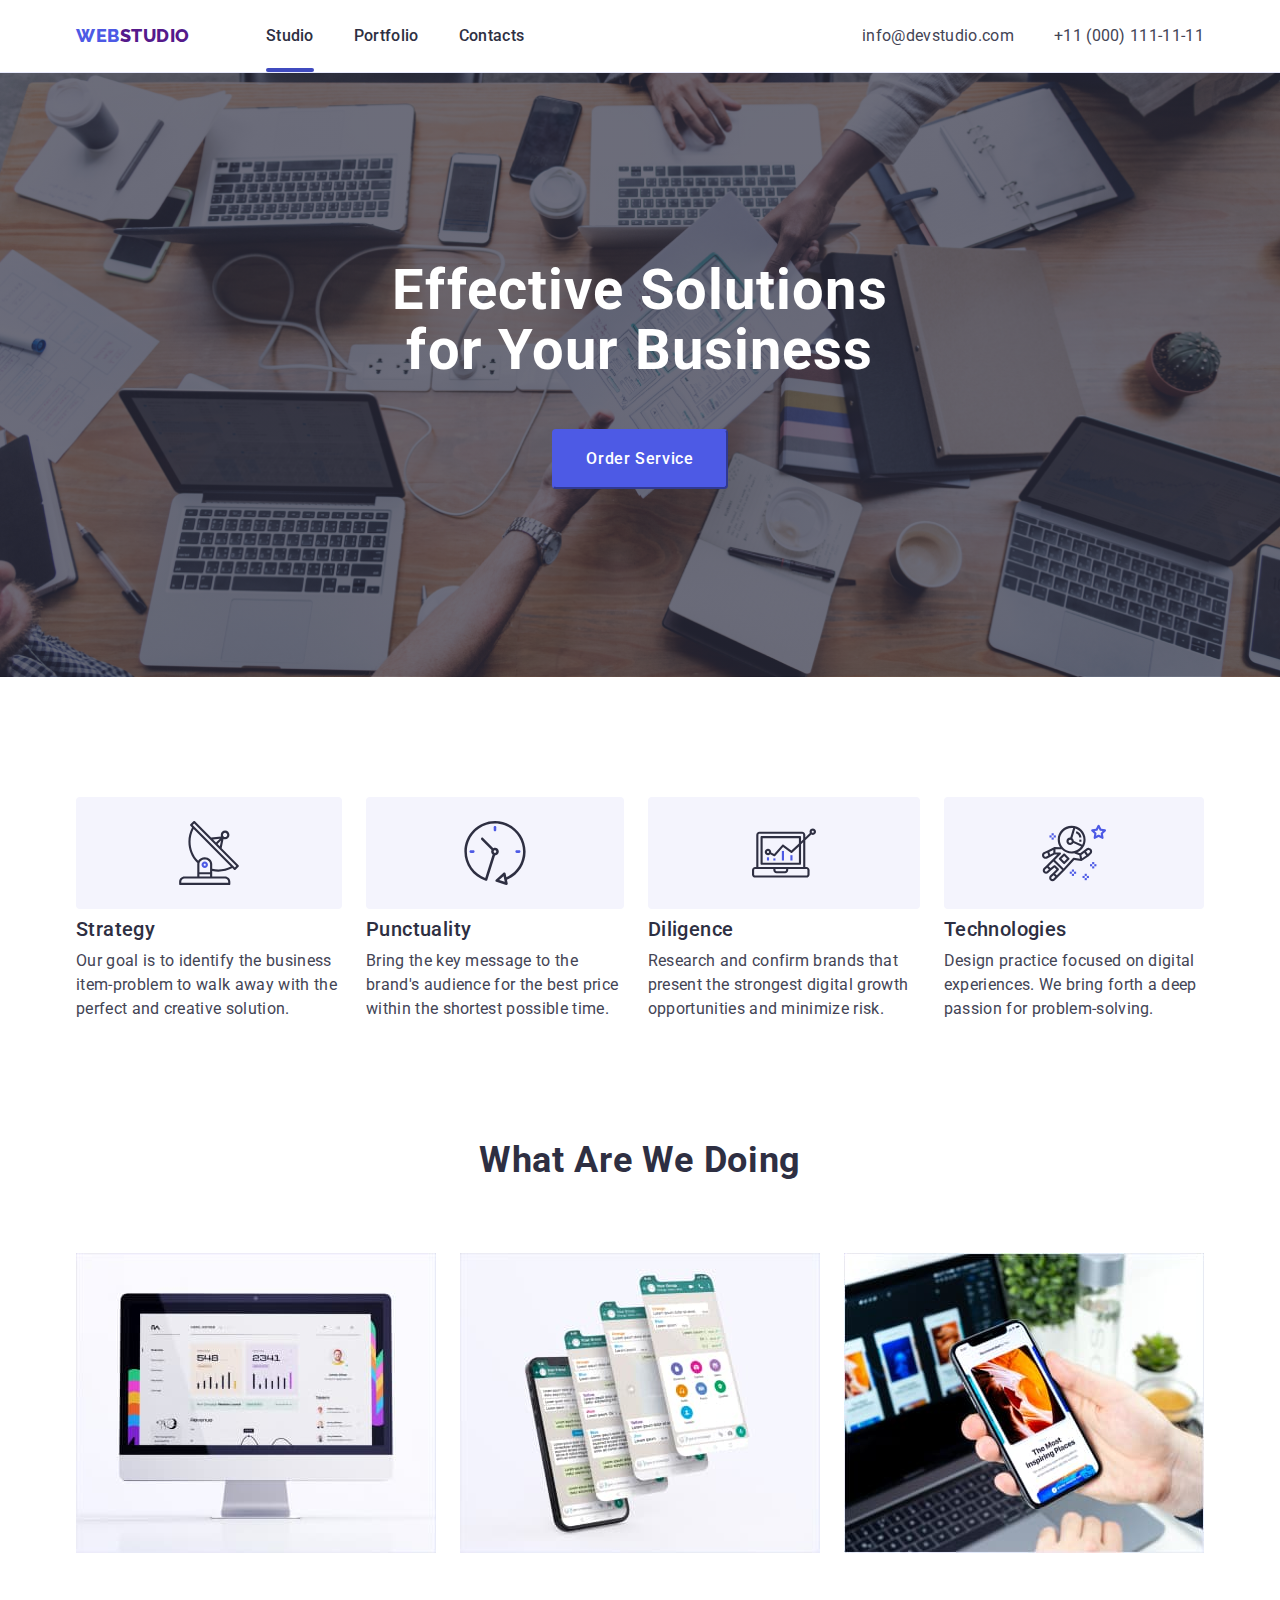
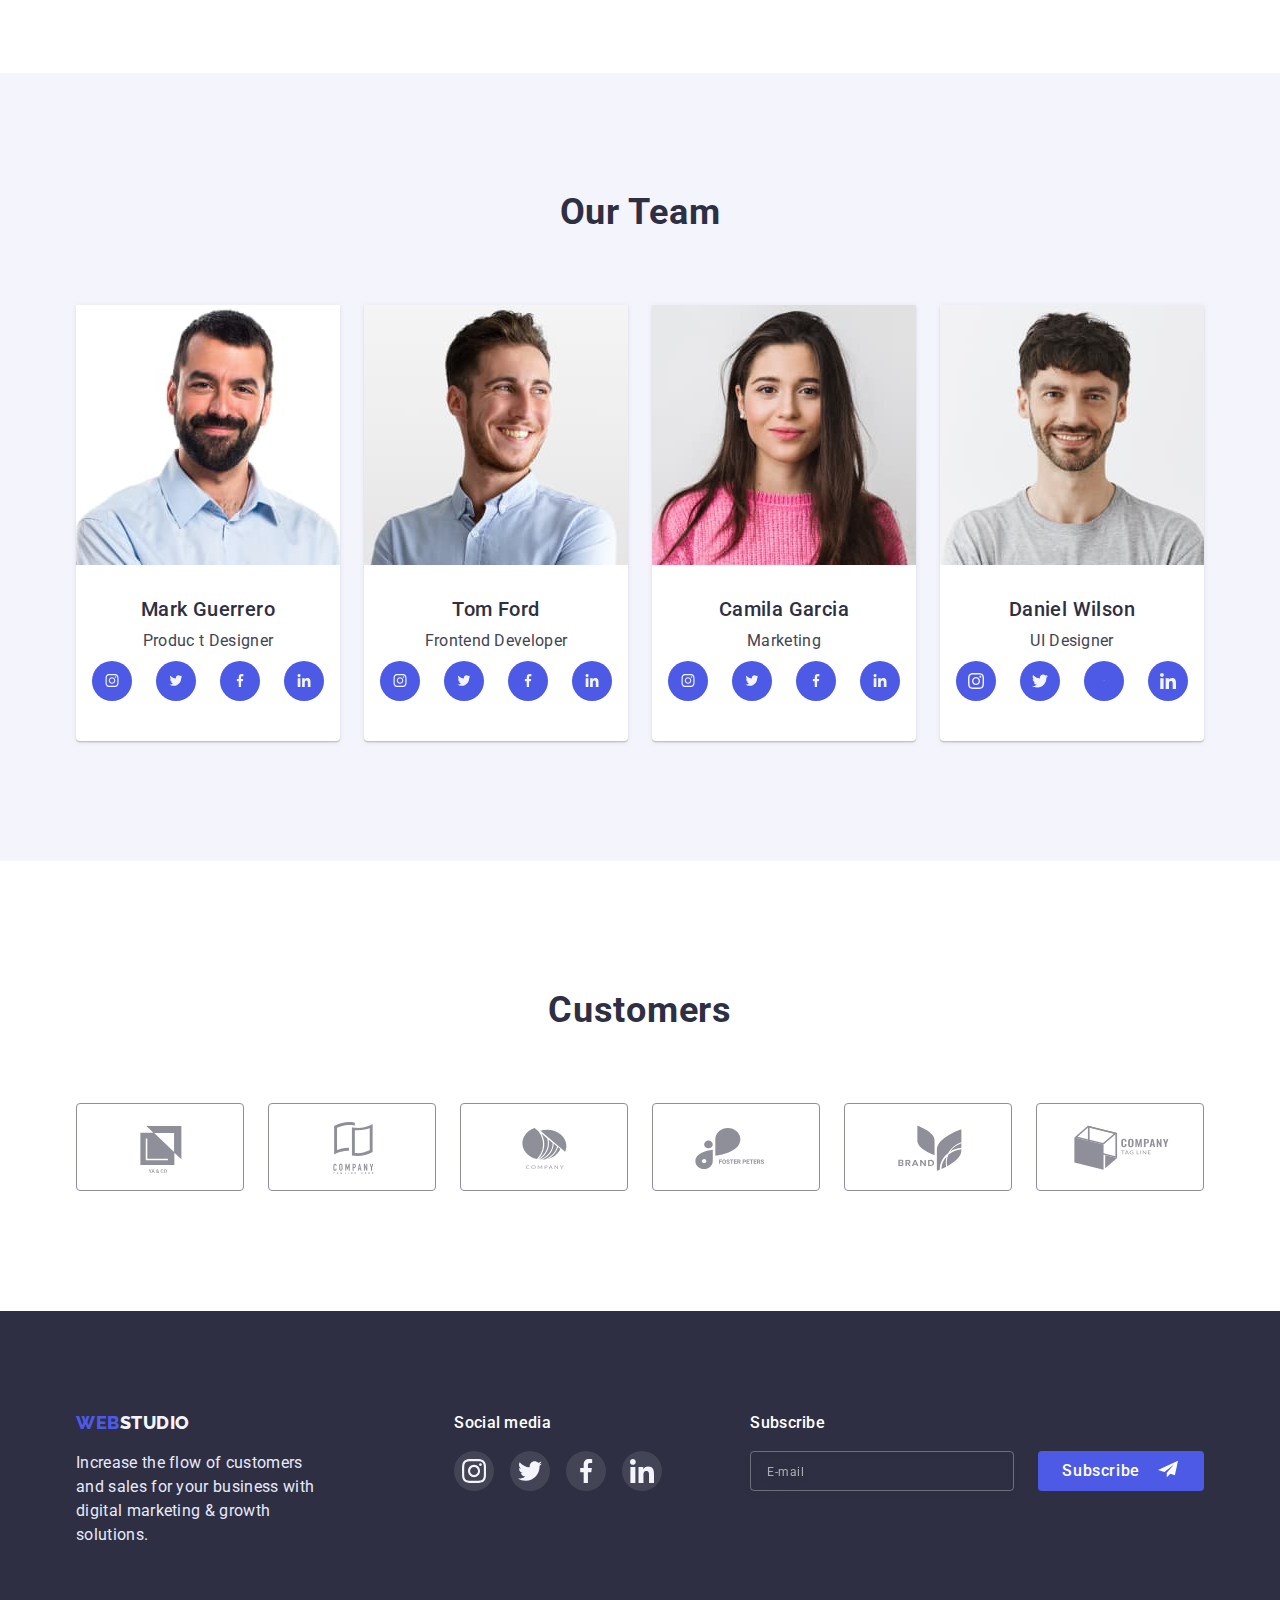
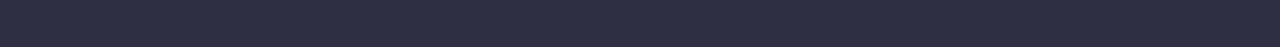
<file: index.html>
<!DOCTYPE html>
<html lang="en">
<head>
    <meta charset="UTF-8">
    <meta http-equiv="X-UA-Compatible" content="IE=edge">
    <meta name="viewport" content="width=device-width, initial-scale=1.0">
    <title> Main Page</title>
    <link
    rel="stylesheet"
    href="https://cdnjs.cloudflare.com/ajax/libs/animate.css/4.1.1/animate.min.css"
  />
    <link rel="stylesheet" href="https://cdn.jsdelivr.net/npm/modern-normalize@1.1.0/modern-normalize.min.css">
    <link rel="stylesheet" href="./css/style.css">
     <link rel="preconnect" href="https://fonts.googleapis.com">
    <link rel="preconnect" href="https://fonts.gstatic.com" crossorigin>
    <link href="https://fonts.googleapis.com/css2?family=Raleway:wght@800&family=Roboto:wght@400;500;700;900&display=swap" rel="stylesheet">
</head>
<body>
    <header class="header">
        <div class="container">
            <a class="header-link link" href = ""> <span class="span">WEB</span>STUDIO</a>
        <nav class="header-nav">
            <ul class="header-nav-list">
                <li class="header-nav-item"><a class="header-nav-item-link link current " href = "./index.html">Studio</a></li>
                <li class="header-nav-item"><a class="header-nav-item-link link " href = "./portfolio.html">Portfolio</a></li>
                <li class="header-nav-item"><a class="header-nav-item-link link" href = "">Contacts</a></li>
             </ul>
        </nav> 
        <a class="header-adress link " href="" target="_blank" rel = "noopener noreferrer nofollow" class="header-">info@devstudio.com</a>    
        <a class="header-tel link" href="tel:+110001111111" class="header-">+11 (000) 111-11-11</a>
        </div>
    </header>

    <main >
        <section class="hero">
            <div class="container">
                <h1 class="hero-text">Effective Solutions
                    for Your Business</h1>
                    <button class="hero-button button" type="button" data-modal-open>Order Service</button>
            </div>
        </section>
            
        <section class="section">
            <div class="container">
                <ul class="section-list">
                    <li class="section-item">
                        <a href="" class="section-icon-link">
                            <svg class="section-icon" width="64" height="64">
                                <use href="./images/icon.svg#icon-antenna"></use>
                            </svg></a>
                        <h3 class="section-item-text">Strategy</h3>
                        <p class="section-item-parag">Our goal is to identify the business item-problem to walk away with the perfect and creative solution. </p>
                    </li>
                    <li class="section-item">
                        <a href="" class="section-icon-link">
                            <svg class="section-icon" width="64" height="64">
                                <use href="./images/icon.svg#icon-clock"></use>
                            </svg></a>
                        <h3 class="section-item-text">Punctuality</h3>
                        <p class="section-item-parag">Bring the key message to the brand's audience for the best price within the shortest possible time.</p></li>
                    <li class="section-item">
                        <a href="" class="section-icon-link">
                            <svg class="section-icon" width="64" height="64">
                                <use href="./images/icon.svg#icon-diagram"></use>
                            </svg></a>
                        <h3 class="section-item-text">Diligence</h3>
                        <p class="section-item-parag">Research and confirm brands that present the strongest digital growth opportunities and minimize risk.</p></li>
                    <li class="section-item">
                        <a href="" class="section-icon-link">
                            <svg class="section-icon" width="64" height="64">
                                <use href="./images/icon.svg#icon-astronaut"></use>
                            </svg></a>
                        <h3 class="section-item-text">Technologies</h3>
                        <p class="section-item-parag">Design practice focused on digital experiences. We bring forth a deep passion for problem-solving.</p></li>
                  </ul>
            </div>
        </section>

        <section class="sec">
          <div class="container">
            <h2 class="sec-text">What are we doing</h2>
          <ul class="sec-list">
            <li class="sec-item"><img src="./images1/img1.jpg" alt="Comp" width="360" height="300"/>
            </li>
            <li class="sec-item"><img src="./images1/img2.jpg" alt="doing" width="360" height="300"/>
            </li>
            <li class="sec-item"><img src="./images1/img3.jpg" alt="phone" width="360" height="300"/>
            </li>
          </ul>
          </div>
        </section>
        <section class="team">
            <div class="container team-container">
                <h2 class="team-text">Our Team</h2>
            <ul class="team-list">
                <li class="team-item">
                    <img src="./images1/img4.jpg" alt="Mark Guerrero" width="264" height="260" />
                    <div class="team-item-txt">
                        <h3 class="team-item-text">Mark Guerrero</h3>
                    <p class="team-item-paragraph">Produc t Designer</p>
                    <ul class="team-icon-list">
                        <li class="team-icon-item">
                            <a href="" class="team-icon-link">
                                <svg class="team-icon" width="16" height="13">
                                    <use href="./images/icon.svg#icon-instagram"></use>
                                </svg>
                            </a></li>
                        <li class="team-icon-item">
                            <a href="" class="team-icon-link">
                                <svg class="team-icon" width="16" height="13">
                                    <use href="./images/icon.svg#icon-twitter"></use>
                                </svg>
                            </a></li>
                        <li class="team-icon-item">
                            <a href="" class="team-icon-link" >
                                <svg class="team-icon" width="16" height="13">
                                    <use href="./images/icon.svg#icon-facebook"></use>
                                </svg>
                            </a></li>
                        <li class="team-icon-item">
                            <a href="" class="team-icon-link">
                                <svg class="team-icon" width="16" height="13">
                                    <use href="./images/icon.svg#icon-linkedin-1"></use>
                                </svg>
                            </a></li>
                    </ul>
                    </div>
                </li>
                <li class="team-item">
                    <img src="./images1/img5.jpg" alt="Tom Ford" width="264" height="260" />
                    <div class="team-item-txt">
                        <h3 class="team-item-text">Tom Ford</h3>
                    <p class="team-item-paragraph">Frontend  Developer</p>
                    <ul class="team-icon-list">
                        <li class="team-icon-item">
                            <a href="" class="team-icon-link">
                                <svg class="team-icon" width="16" height="13">
                                    <use href="./images/icon.svg#icon-instagram"></use>
                                </svg>
                            </a></li>
                        <li class="team-icon-item">
                            <a href="" class="team-icon-link">
                                <svg class="team-icon" width="16" height="13">
                                    <use href="./images/icon.svg#icon-twitter"></use>
                                </svg>
                            </a></li>
                        <li class="team-icon-item">
                            <a href="" class="team-icon-link" >
                                <svg class="team-icon" width="16" height="13">
                                    <use href="./images/icon.svg#icon-facebook"></use>
                                </svg>
                            </a></li>
                        <li class="team-icon-item">
                            <a href="" class="team-icon-link">
                                <svg class="team-icon" width="16" height="13">
                                    <use href="./images/icon.svg#icon-linkedin-1"></use>
                                </svg>
                            </a></li>
                    </ul>
                    </div>
                </li>
                <li class="team-item">
                    <img src="./images1/img6.jpg" alt="Camila Garcia" width="264" height="260" />
                    <div class="team-item-txt">
                        <h3 class="team-item-text">Camila Garcia</h3>
                    <p class="team-item-paragraph" >Marketing</p>
                    <ul class="team-icon-list">
                        <li class="team-icon-item">
                            <a href="" class="team-icon-link">
                                <svg class="team-icon" width="16" height="13">
                                    <use href="./images/icon.svg#icon-instagram"></use>
                                </svg>
                            </a></li>
                        <li class="team-icon-item">
                            <a href="" class="team-icon-link">
                                <svg class="team-icon" width="16" height="13">
                                    <use href="./images/icon.svg#icon-twitter"></use>
                                </svg>
                            </a></li>
                        <li class="team-icon-item">
                            <a href="" class="team-icon-link" >
                                <svg class="team-icon" width="16" height="13">
                                    <use href="./images/icon.svg#icon-facebook"></use>
                                </svg>
                            </a></li>
                        <li class="team-icon-item">
                            <a href="" class="team-icon-link">
                                <svg class="team-icon" width="16" height="13">
                                    <use href="./images/icon.svg#icon-linkedin-1"></use>
                                </svg>
                            </a></li>
                    </ul>
                    </div>
                </li>
                <li class="team-item">
                    <img src="./images1/img7.jpg" alt="Daniel Wilson" width="264" height="260" />
                    <div class="team-item-txt">
                        <h3 class="team-item-text">Daniel Wilson</h3>
                    <p class="team-item-paragraph">UI Designer</p>
                    <ul class="team-icon-list">
                        <li class="team-icon-item">
                            <a href="" class="team-icon-link">
                                <svg class="team-icon" width="16" height="16">
                                    <use href="./images/icon.svg#icon-instagram"></use>
                                </svg>
                            </a></li>
                        <li class="team-icon-item">
                            <a href="" class="team-icon-link">
                                <svg class="team-icon" width="16" height="16">
                                    <use href="./images/icon.svg#icon-twitter"></use>
                                </svg>
                            </a></li>
                        <li class="team-icon-item">
                            <a href="" class="team-icon-link" >
                                <svg class="team-icon" width="16" height="1">
                                    <use href="./images/icon.svg#icon-facebook"></use>
                                </svg>
                            </a></li>
                        <li class="team-icon-item">
                            <a href="" class="team-icon-link">
                                <svg class="team-icon" width="16" height="16">
                                    <use href="./images/icon.svg#icon-linkedin-1"></use>
                                </svg>
                            </a></li>
                    </ul>
                    </div>
                </li>
            </ul>
            </div>
        </section>
        <section class="cust">
            <div class="container">
                <h2 class="cust-text">customers</h2>
                <ul class="cust-list">
                    <li class="cust-item">
                        <a href="" class="cust-link">
                            <svg class="cust-icon" width="104" height="56">
                                <use href="./images/icon.svg#icon-Logo1"></use>
                            </svg>
                        </a></li>
                    <li class="cust-item">
                        <a href="" class="cust-link">
                            <svg class="cust-icon" width="104" height="56">
                                <use href="./images/icon.svg#icon-Logo2"></use>
                            </svg>
                        </a></li>
                    <li class="cust-item">
                        <a href="" class="cust-link">
                            <svg class="cust-icon" width="104" height="56">
                                <use href="./images/icon.svg#icon-Logo3"></use>
                            </svg>
                        </a></li>
                    <li class="cust-item">
                        <a href="" class="cust-link">
                            <svg class="cust-icon" width="104" height="56">
                                <use href="./images/icon.svg#icon-Logo4"></use>
                            </svg>
                        </a></li>
                    <li class="cust-item">
                        <a href="" class="cust-link">
                            <svg class="cust-icon" width="104" height="56">
                                <use href="./images/icon.svg#icon-Logo5"></use>
                            </svg>
                        </a></li>
                    <li class="cust-item">
                        <a href="" class="cust-link">
                            <svg class="cust-icon" width="104" height="56">
                                <use href="./images/icon.svg#icon-Logo6"></use>
                            </svg>
                        </a></li>
                </ul>

            </div>
        </section>
    </main>
    <footer class="footer">
        <div class="container"> 
           <div class="footer-right">
            <a class="footer-link link" href = ""> <span class="span">WEB</span>STUDIO</a>
            <p class="footer-text">Increase the flow of customers and sales for your business with digital marketing & growth solutions.</p>
           </div>
            <div class="footer-i">
                <h3 class="footer-txt">Social media</h3>
                <ul class="footer-list">
                    <li class="footer-item">
                        <a href="" class="footer-icon-link">
                            <svg class="footer-icon" width="24" height="24">
                                <use href="./images/icon.svg#icon-instagram"></use>
                            </svg>
                        </a></li>
                    <li class="footer-item">
                        <a href="" class="footer-icon-link">
                            <svg class="footer-icon" width="24" height="24">
                                <use href="./images/icon.svg#icon-twitter"></use>
                            </svg>
                        </a></li>
                    <li class="footer-item">
                        <a href="" class="footer-icon-link" >
                            <svg class="footer-icon" width="24" height="24">
                                <use href="./images/icon.svg#icon-facebook"></use>
                            </svg>
                        </a></li>
                    <li class="footer-item">
                        <a href="" class="footer-icon-link">
                            <svg class="footer-icon" width="24" height="24">
                                <use href="./images/icon.svg#icon-linkedin-1"></use>
                            </svg>
                        </a></li>
                </ul>
            </div>
            <div class="footer-sub">
                <p class="footer-txt">Subscribe</p>
                <form class="footer-form">
                <input type="email" name="user_email" class="footer-input" 
                        placeholder="E-mail" required/>
                <button type="button" class="footer-input-button">
                    Subscribe
                <a href="" class="footer-input-icon">
                    <svg class='f-i-icon' width="24" height="20">
                        <use href="./images/icon.svg#icon-Frame"></use>
                    </svg>
                </a></button>
            </form>
            </div>
       </div>
        
    </footer>
    <div class="backdrop is-hidden" data-modal>
        <div class="modal">
            <button type="button" class="modal-close" data-modal-close>
                <svg class="modal-icon" width="8" height="8">
                    <use href="./images/icon.svg#icon-close-black"></use>
                </svg>
            </button>
            <form class="modal-form">
                <p class="modal-txt">Leave your contacts and we will call you back</p>

                <label class="modal-label">
                    <span class="modal-span">Name</span>
                    
                    <span class="modal-input-icon">
                        <input type="text"
                        name="user_name"
                        class="modal-input"
                        required
                        pattern="[a-zA-Zа-яА-Я]+"
                        minlength="2"/>
                        <span class="input-icon">
                            <svg class="input-icon-i" width="12" height="12">
                                <use href="./images/icon.svg#icon-person"></use>
                            </svg>
                    </span>
                    </span>
                </label>

                <label class="modal-label">
                    <span class="modal-span">Phone</span>
                    
                    <span class="modal-input-icon">
                        <input type="tel" name="user_tel"class="modal-input" required
                        pattern="[0-9]{3}-[0-9]{3}-[0-9]{2}-[0-9]{2}"
                        title="xxx-xxx-xx-xx"/>
                        <span class="input-icon">
                            <svg class="input-icon-i" width="12" height="12">
                                <use href="./images/icon.svg#icon-phone"></use>
                            </svg>
                        </span>
                    </span>

                </label>
                <label class="modal-label">
                    <span class="modal-span">Email</span>
                    
                    <span class="modal-input-icon">
                        <input type="email" name="user_email" class="modal-input" required/>
                        <span class="input-icon">
                            <svg class="input-icon-i" width="12" height="12" >
                                <use href="./images/icon.svg#icon-email"></use>
                            </svg>
                        </span>
                    </span>
                </label>

                <label class="modal-label">
                    <span class="modal-span">Comment</span>
                    <textarea name="user_comment"
                    class="modal-textarea"
                     placeholder="Text input" ></textarea>
                </label>
                <input id="user-policy" type="checkbox" name="user-policy" class="modal-check visually-hidden" >
                <label for="user-policy" class="modal-policy">
                    I accept the terms and conditions of the&nbsp; <a href="" class="link-policy">Privacy Policy</a>
                </label>
                <button type="submit" class="modal-submit">Send</button>
            </form>
        </div>
    </div>
    <script src="./js/modal.js"></script>
</body>
</html>
</file>
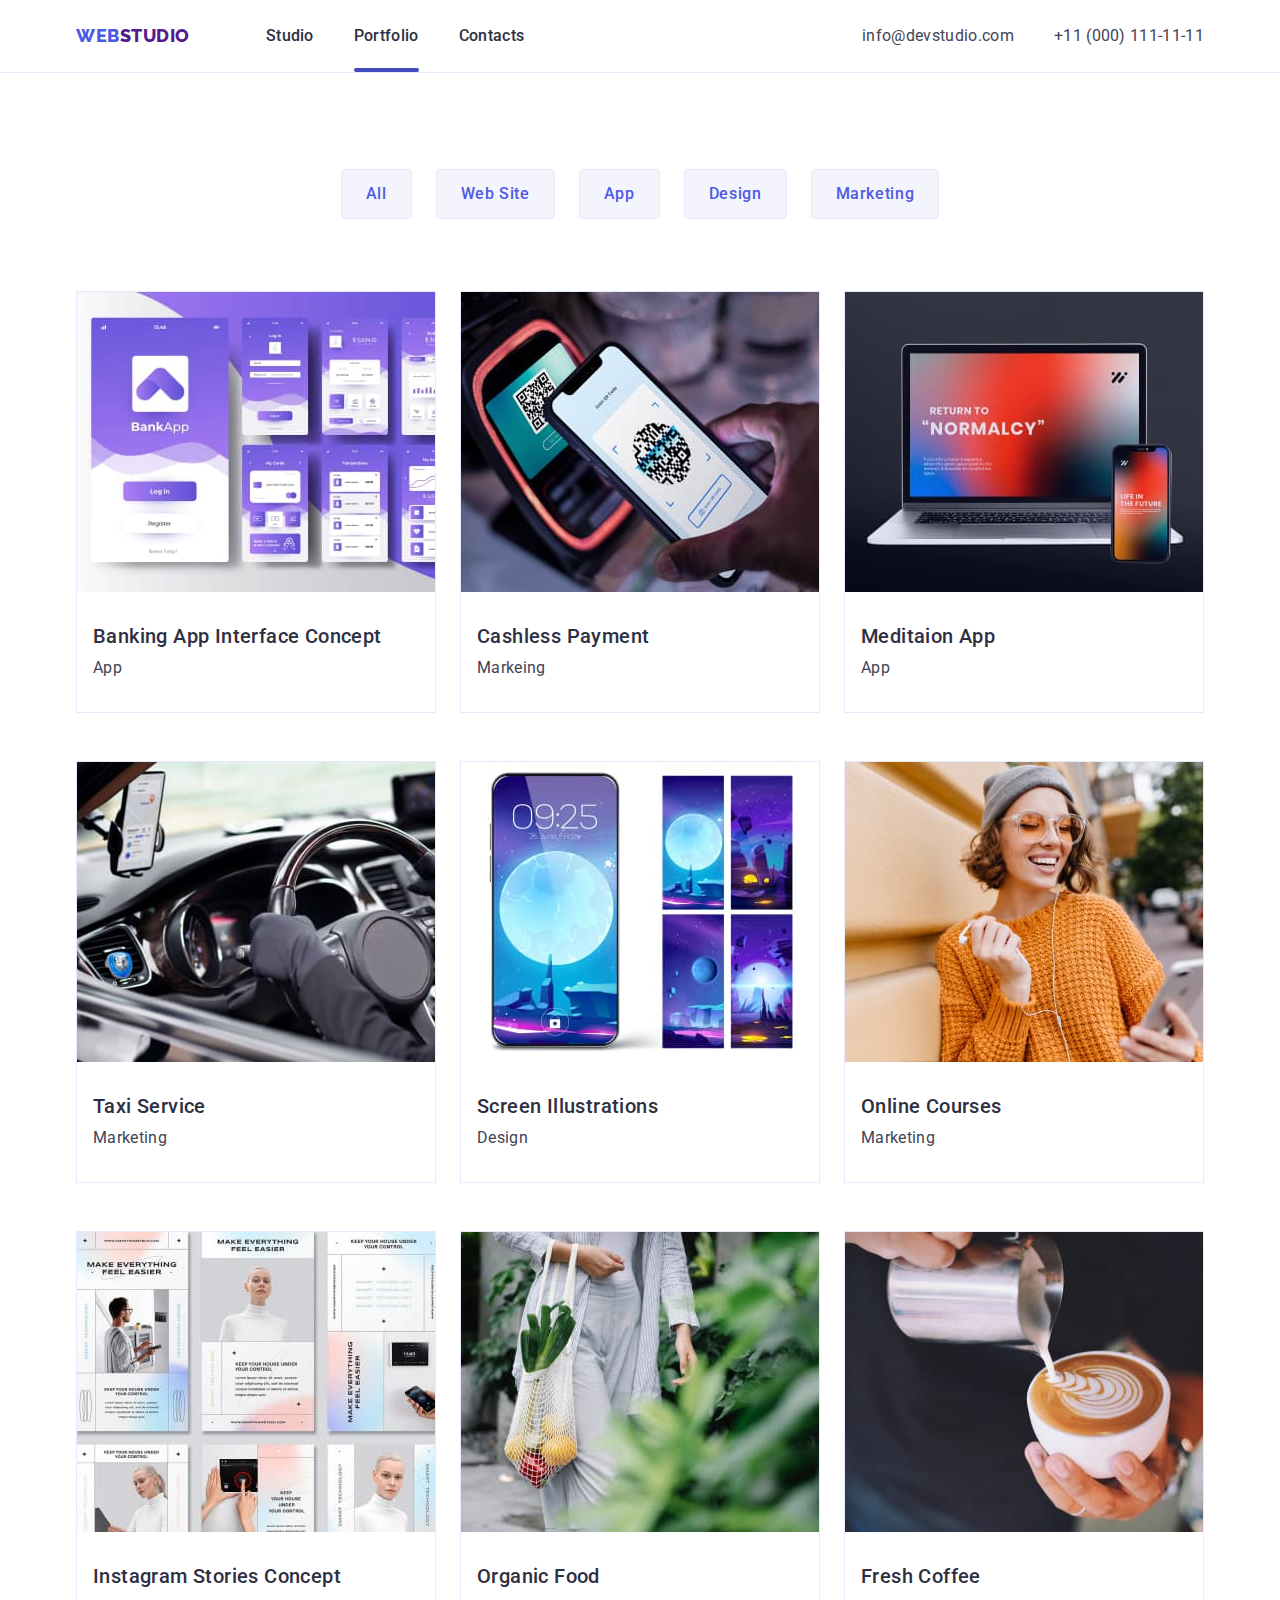
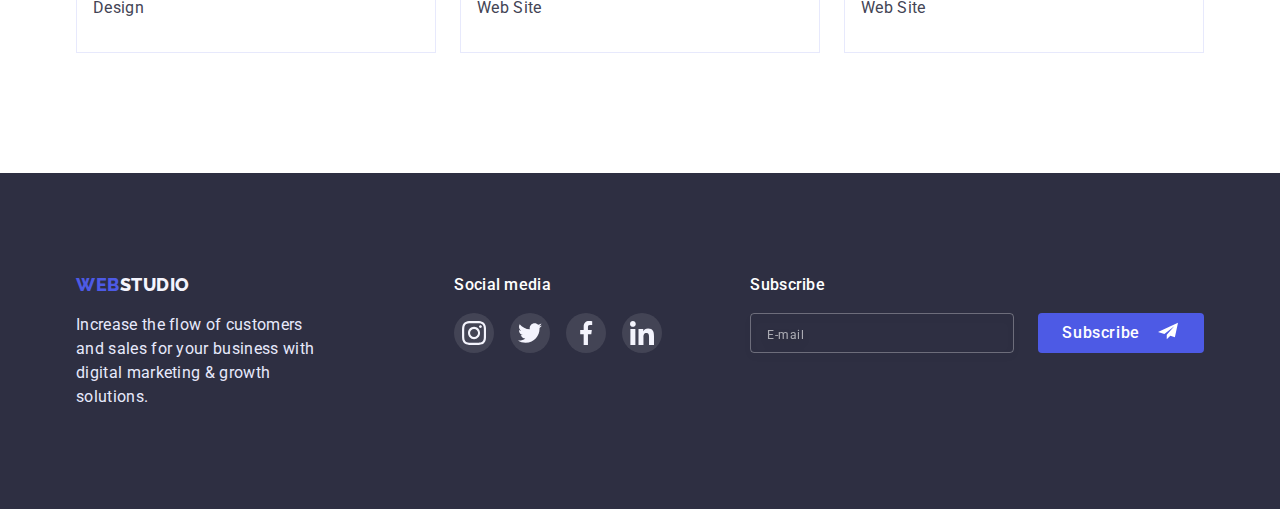
<file: portfolio.html>
<!DOCTYPE html>
<html lang="en">
<head>
    <meta charset="UTF-8">
    <meta http-equiv="X-UA-Compatible" content="IE=edge">
    <meta name="viewport" content="width=device-width, initial-scale=1.0">
    <title>Portfolio</title>
    <link
    rel="stylesheet"
    href="https://cdnjs.cloudflare.com/ajax/libs/animate.css/4.1.1/animate.min.css"
  />
    <link rel="stylesheet" href="https://cdn.jsdelivr.net/npm/modern-normalize@1.1.0/modern-normalize.min.css">
    <link rel="stylesheet" href="./css/style.css">
    <link rel="preconnect" href="https://fonts.googleapis.com">
    <link rel="preconnect" href="https://fonts.gstatic.com" crossorigin>
    <link href="https://fonts.googleapis.com/css2?family=Raleway:wght@800&family=Roboto:wght@400;500;700;900&display=swap" rel="stylesheet">
</head>

<body>

    <header class="header">
        <div class="container">
            <a class="header-link link" href = ""> <span class="span">WEB</span>STUDIO</a>
        <nav class="header-nav">
            <ul class="header-nav-list">
                <li class="header-nav-item"><a class="header-nav-item-link link " href = "./index.html">Studio</a></li>
                <li class="header-nav-item"><a class="header-nav-item-link link current" href = "./portfolio.html">Portfolio</a></li>
                <li class="header-nav-item"><a class="header-nav-item-link link " href = "">Contacts</a></li>
             </ul>
        </nav> 
        <a class="header-adress link " href="" target="_blank" rel = "noopener noreferrer nofollow" class="header-">info@devstudio.com</a>    
        <a class="header-tel link" href="tel:+110001111111" class="header-">+11 (000) 111-11-11</a>
        </div>
    </header>

    <main>
        <section class="sections">
            <div class="container">
                <h1 hidden></h1>
            <ul class="sections-list">
                <li class="sections-item"><button class="sections-button button" type="button">All</button></li>
                <li class="sections-item"><button class="sections-button button" type="button">Web Site</button></li>
                <li class="sections-item"><button class="sections-button button" type="button">App</button></li>
                <li class="sections-item"><button class="sections-button button" type="button">Design</button></li>
                <li class="sections-item"><button class="sections-button button" type="button">Marketing</button></li>
            </ul>
        
            <ul class="sections-list-img">
                <li class="sections-item-img">
                    <div class="sections-owerlay">
                        <img src="./images/img1.jpg" alt="Interface Concept" width="360" height="300"/>
                        <p class="sections-ower-text">
                            14 Stylish and User-Friendly App Design Concepts · Task Manager App · Calorie Tracker App · Exotic Fruit Ecommerce App · Cloud Storage App
                        </p>
                    </div>
                    <div class="sections-txt">
                        <h2 class="sections-item-text">Banking App Interface Concept</h2>
                        <p class="sections-item-paragraph">App</p>
                    </div>
                </li>
                <li class="sections-item-img">
                    <div class="sections-owerlay">
                        <img src="./images/img2.jpg" alt="Cashless Payment" width="360" height="300"/>
                        <p class="sections-ower-text">
                            14 Stylish and User-Friendly App Design Concepts · Task Manager App · Calorie Tracker App · Exotic Fruit Ecommerce App · Cloud Storage App
                        </p>
                    </div>
                    <div class="sections-txt">
                        <h2 class="sections-item-text">Cashless Payment</h2>
                        <p class="sections-item-paragraph">Markeing</p>
                    </div>
                </li>
                <li class="sections-item-img">
                    <div class="sections-owerlay">
                        <img src="./images/img3.jpg" alt="Meditaion App" width="360" height="300"/>
                        <p class="sections-ower-text">
                            14 Stylish and User-Friendly App Design Concepts · Task Manager App · Calorie Tracker App · Exotic Fruit Ecommerce App · Cloud Storage App
                        </p>
                    </div>
                        <div class="sections-txt">
                        <h2 class="sections-item-text">Meditaion App</h2>
                        <p class="sections-item-paragraph">App</p>
                    </div>
                </li>
                <li class="sections-item-img">
                    <div class="sections-owerlay">
                        <img src="./images/img4.jpg" alt="Taxi" width="360" height="300"/>
                        <p class="sections-ower-text">
                            14 Stylish and User-Friendly App Design Concepts · Task Manager App · Calorie Tracker App · Exotic Fruit Ecommerce App · Cloud Storage App
                        </p>
                    </div>
                    <div class="sections-txt">
                        <h2 class="sections-item-text">Taxi Service</h2>
                        <p class="sections-item-paragraph">Marketing</p>
                    </div>
                </li>
                <li class="sections-item-img">
                    <div class="sections-owerlay">
                        <img src="./images/img5.jpg" alt="Screen Illustrations" width="360" height="300"/>
                        <p class="sections-ower-text">
                            14 Stylish and User-Friendly App Design Concepts · Task Manager App · Calorie Tracker App · Exotic Fruit Ecommerce App · Cloud Storage App
                        </p>
                    </div>
                        <div class="sections-txt">
                        <h2 class="sections-item-text">Screen Illustrations</h2>
                         <p class="sections-item-paragraph">Design</p>
                    </div>
                </li>
                <li class="sections-item-img">
                    <div class="sections-owerlay">
                        <img src="./images/img6.jpg" alt="Online" width="360" height="300"/>
                        <p class="sections-ower-text">
                            14 Stylish and User-Friendly App Design Concepts · Task Manager App · Calorie Tracker App · Exotic Fruit Ecommerce App · Cloud Storage App
                        </p>
                    </div>
                    <div class="sections-txt">
                        <h2 class="sections-item-text">Online Courses</h2>
                        <p class="sections-item-paragraph">Marketing</p>
                    </div>
                </li>
                <li class="sections-item-img">
                    <div class="sections-owerlay">
                        <img src="./images/img7.jpg" alt="Instagram Stories" width="360" height="300"/>
                        <p class="sections-ower-text">
                            14 Stylish and User-Friendly App Design Concepts · Task Manager App · Calorie Tracker App · Exotic Fruit Ecommerce App · Cloud Storage App
                        </p>
                    </div>
                        <div class="sections-txt">
                        <h2 class="sections-item-text">Instagram Stories Concept</h2>
                        <p class="sections-item-paragraph">Design</p>
                    </div>
                </li>
                <li class="sections-item-img">

                    <div class="sections-owerlay">
                        <img src="./images/img8.jpg" alt="Organic Food" width="360" height="300"/>
                        <p class="sections-ower-text">
                            14 Stylish and User-Friendly App Design Concepts · Task Manager App · Calorie Tracker App · Exotic Fruit Ecommerce App · Cloud Storage App
                        </p>
                    </div>
                    <div class="sections-txt">
                        <h2 class="sections-item-text">Organic Food</h2>
                        <p class="sections-item-paragraph">Web Site</p>
                    </div>
                </li>
                <li class="sections-item-img">
                    <div class="sections-owerlay">
                        <img src="./images/img9.jpg" alt="Coffee" width="360" height="300"/>
                        <p class="sections-ower-text">
                            14 Stylish and User-Friendly App Design Concepts · Task Manager App · Calorie Tracker App · Exotic Fruit Ecommerce App · Cloud Storage App
                        </p>
                    </div>
                    <div class="sections-txt">
                        <h2 class="sections-item-text">Fresh Coffee</h2>
                        <p class="sections-item-paragraph">Web Site</p>
                    </div>
                </li>
            </ul>
            </div>
        </section>

    </main>

    <footer class="footer">
        <div class="container"> 
           <div class="footer-right">
            <a class="footer-link link" href = ""> <span class="span">WEB</span>STUDIO</a>
            <p class="footer-text">Increase the flow of customers and sales for your business with digital marketing & growth solutions.</p>
           </div>
            <div class="footer-i">
                <h3 class="footer-txt">Social media</h3>
                <ul class="footer-list">
                    <li class="footer-item">
                        <a href="" class="footer-icon-link">
                            <svg class="footer-icon" width="24" height="24">
                                <use href="./images/icon.svg#icon-instagram"></use>
                            </svg>
                        </a></li>
                    <li class="footer-item">
                        <a href="" class="footer-icon-link">
                            <svg class="footer-icon" width="24" height="24">
                                <use href="./images/icon.svg#icon-twitter"></use>
                            </svg>
                        </a></li>
                    <li class="footer-item">
                        <a href="" class="footer-icon-link" >
                            <svg class="footer-icon" width="24" height="24">
                                <use href="./images/icon.svg#icon-facebook"></use>
                            </svg>
                        </a></li>
                    <li class="footer-item">
                        <a href="" class="footer-icon-link">
                            <svg class="footer-icon" width="24" height="24">
                                <use href="./images/icon.svg#icon-linkedin-1"></use>
                            </svg>
                        </a></li>
                </ul>
            </div>
            <div class="footer-sub">
                <p class="footer-txt">Subscribe</p>
                <form class="footer-form">
                <input type="email" name="user_email" class="footer-input" 
                        placeholder="E-mail" required/>
                <button type="button" class="footer-input-button">
                    Subscribe
                <a href="" class="footer-input-icon">
                    <svg class='f-i-icon' width="24" height="20">
                        <use href="./images/icon.svg#icon-Frame"></use>
                    </svg>
                </a></button>
            </form>
            </div>
       </div>
    </footer>
</body>
</html>
</file>
<file: css/style.css>
p, h1, h2, h3, h4{margin: 0;}
ul, ol{margin: 0;
padding-left: 0;}
img{display: block;}






:root{
    --main-font:'Roboto',sans-serif;
    --main-color: #2e2f42;
    --header-ad:#434455;
    --span-color:#4D5AE5;
    --white-color:#FFFFFF;
    --bg-color:#F4F4FD;
    --footer-color:#E7E9FC;
    --color-focus:red;
    --icon-cust:#8E8F99;
    --footer-icon: #31D0AA;
    --cur-color:#404BBF;
--focus-transition:250ms cubic-bezier(0.4, 0, 0.2, 1);
    --bg-hero-gradient:linear-gradient(
    rgba(46, 47, 66, 0.7),
    rgba(46, 47, 66, 0.7));
    }
    
    

    
/* CONTAINER */
.container{width: 1158px;
    padding-left: 15px;
    padding-right: 15px;
    outline: 1px solid none;
    margin: 0 auto;

}



    /* INDEX  HEADER */
    .header {padding-top: 24px;
        padding-bottom: 24px;
        border-bottom: 1px solid #E7E9FC;
    }
    .header-link {font-family: 'Raleway';
        font-weight: 800;
        font-size: 18px;
        line-height: 1.33;
        display: flex;
        align-items: center;
        letter-spacing: 0.03em;
        text-transform: uppercase;
    margin-right: 76px;}


    .link {text-decoration: none;
        list-style: none;}
    
    .span{color:var(--span-color);}

    .header-nav {
        margin-right: auto;
    }
    .header-nav-list {list-style: none; 
    display: flex;
    align-items: center;
    gap: 40px;
}

.header > .container{
    display: flex;
    align-items: center;
}

    .header-nav-item {
    }

    .header-nav-item-link:focus, .header-nav-item-link:hover {
        color:var(--span-color); }
    
     .header-nav-item-link{font-weight: 500;
        font-size: 16px;
        line-height: 1.5;
        letter-spacing: 0.02em;  
        color:var(--main-color);
        position: relative;
        transition: color var(--focus-transition);
    }

    .header-nav-item-link.current::after{
        content: '';
        position: absolute;
        width: 100%;
        height: 4px;
        left: 0;
        background: var(--cur-color);
        border-radius: 2px;
        top: 42px;
    
    }

    .header-adress {font-size: 16px;
        line-height: 1.5;
        letter-spacing: 0.02em;
        color: var(--header-ad);
        margin-right: 40px;
        transition: color var(--focus-transition);}

    .header-adress:hover, .header-adress:focus{  
            color:var(--span-color);}

    .header-tel:hover, .header-tel:focus {
            color:var(--span-color);}
    
    .header-tel {font-size: 16px;
        line-height: 1.5;
        letter-spacing: 0.02em;
        color: var(--header-ad);
        transition: color var(--focus-transition);}

    body{font-family:var(--main-font) ;
        color: var(--main-color);}

/* SEACTIONS */

    .hero {
    padding-top: 188px;
    padding-bottom: 188px;
    background-image:var(--bg-hero-gradient),
     url(../images/herobg.jpg);
     background-repeat: no-repeat;
     background-position:center;
     background-size: cover;
}
    .hero-text {font-weight: 700;
        font-size: 56px;
        line-height: 1.07;
        text-align: center;
        letter-spacing: 0.02em;
        color: var(--white-color);
    max-width : 500px;
    margin: 0 auto 48px;

}
    
    .hero-button {font-family: inherit;
        font-weight: 500;
        font-size: 16px;
        line-height: 1.5;
        align-items: center;
        letter-spacing: 0.04em;
        cursor: pointer;
        color: var(--white-color);
        background: var(--span-color);
        border-color: var(--span-color);
        padding: 16px 32px;
        min-width: 169px ;

     display: block;
     margin: 0 auto;
     border-radius: 4px;
     transition: box-shadow var(--focus-transition);;
    }

.hero-button:focus, .hero-button:hover{box-shadow: 0px 4px 4px rgba(0, 0, 0, 0.15); }

    .section {
        padding-top: 120px;
        padding-bottom: 120px;
    }

    .section-list {list-style: none; 
    display: flex;
    gap: 24px;}

    .section-item {width: calc((100%-60px)/4); }
    /* ICON */
    .section-icon-link{width: 100%;
        height: 112px;
        background-color: var(--bg-color);
        border-radius: 4px;
        display: flex;
        align-items: center;
        justify-content: center;
    margin-bottom: 8px;}
    
    .section-item-text {font-weight: 500;
        font-size: 20px;
        line-height: 1.2;
        letter-spacing: 0.02em;
        color: var(--main-color);
    margin-bottom: 8px;}

    .section-item-parag
     {  font-size: 16px;
        line-height: 1.5;
        letter-spacing: 0.02em;
        color: var(--header-ad);}

    .sec {
        padding-bottom: 120px; }

    .sec-text {font-weight: 700;
        font-size: 36px;
        line-height: 1.11;
        text-align: center;
        letter-spacing: 0.02em;
        text-transform: capitalize;
        color: var(--main-color);
    
    margin-bottom: 72px;}

    .sec-list {list-style: none;
        display: flex;
        gap: 24px;
    }

    .sec-item { width: calc((100%-60px)/3);}

    .team {padding-top: 120px;
        padding-bottom: 120px;
    background-color: var(--bg-color);}

    .team-text {font-weight: 700;
        font-size: 36px;
        line-height: 1.11;
        text-align: center;
        letter-spacing: 0.02em;
        text-transform: capitalize;
        color: var(--main-color);
        margin-bottom: 72px;}

    .team-list {list-style: none;
    display: flex;
    gap: 24px;}

    .team-item {width: 264px;
        background: #FFFFFF;
        box-shadow: 0px 1px 6px rgba(46, 47, 66, 0.08), 0px 1px 1px rgba(46, 47, 66, 0.16), 0px 2px 1px rgba(46, 47, 66, 0.08);
        border-radius: 0px 0px 4px 4px;}


    .team-item-txt{padding-top: 32px;
        padding-bottom: 32px;
    margin-bottom: 8px; }

    .team-item-text {font-weight: 500;
        font-size: 20px;
        line-height: 1.2;
        letter-spacing: 0.02em;
        color: var(--main-color);
    margin-bottom: 8px;
    text-align: center;
    }

    .team-item-paragraph {
        font-size: 16px;
        line-height: 1.5;
        letter-spacing: 0.02em;
        color: var(--header-ad);
        text-align: center;
    margin-bottom: 8px;}


    /* ICON */
    .team-icon-list {list-style: none;
        display: flex;
        justify-content: center;
        gap:24px;
    }
    .team-icon-item {width: 40px;
        height: 40px;
        
    }
    .team-icon-link {width: 100%;
        height: 100%;
        background-color: var(--span-color);
        display: flex;
        align-items: center;
        justify-content: center;
        border-radius: 50%;
        transition: background-color var(--focus-transition);
    }
    .team-icon{
    }

   .team-icon-link:focus, .team-icon-link:hover{background-color:var(--cur-color);}

/* CUSTOMERS */
.cust {padding-top: 130px; ;
    padding-bottom:120px ;
}
.cust-text {font-weight: 700;
    font-size: 36px;
    line-height:1.11;
    text-align: center;
    letter-spacing: 0.02em;
    text-transform: capitalize;
    color: var(--main-color);
    margin-bottom: 72px;
}
.cust-list {list-style: none;
    display: flex;
    justify-content: center;
    gap:24px;
}
.cust-item {width: 168px;
    height: 88px;
}
.cust-link {width: 100%;
    height: 100%;
    background-color: var(--white-color);
    display: flex;
    align-items: center;
    justify-content: center;
    border: 1px solid #8E8F99;
    border-radius: 4px;
    transition: fill 250ms cubic-bezier(0.4, 0, 0.2, 1), border-color 250ms cubic-bezier(0.4, 0, 0.2, 1) ;
}

.cust-icon{fill:var(--icon-cust);
    transition: fill var(--focus-transition);
  }
.cust-link:hover{ border-color: var(--span-color);
fill:var(--span-color);}
.cust-link:focus{ border-color:var(--span-color);
    fill:var(--span-color);}
.cust-link:hover .cust-icon{fill:var(--span-color);}
.cust-link:focus .cust-icon{fill: var(--span-color);}

                
               /* FOOTER */
    .footer {background: var(--main-color);
             padding-top: 100px;
             padding-bottom: 100px;
            display: flex;}
    .footer>.container{display: flex;}

    .footer-link{font-family: 'Raleway';
        font-weight: 800;
        font-size: 18px;
        line-height: 1.33;
        display: flex;
        align-items: center;
        letter-spacing: 0.03em;
        text-transform: uppercase;
        color:var(--bg-color);
        margin-bottom: 16px;}
         
    .span{color:var(--span-color) ;}

    .footer-text {font-size: 16px;
        line-height: 1.5;
        letter-spacing: 0.02em;
        color:var(--footer-color);
        max-width: 264px; }


/* FOOTER ICON */
.footer-i{margin-left: 120px;}
.footer-txt {
    font-weight: 500;
    font-size: 16px;
    line-height: 1.5;
    letter-spacing: 0.02em;
    color: var(--white-color);
    margin-bottom: 16px;
    
}

.footer-list {list-style: none;
    display: flex;
    justify-content: center;
    gap:16px;
}
.footer-item {width: 40px;
    height: 40px;
}
.footer-icon-link {width: 100%;
    height: 100%;
    background:linear-gradient(rgba(255, 255, 255, 0.1));
    border-radius: 50%;
    display: flex;
    align-items: center;
    justify-content: center;
    background: rgba(255, 255, 255, 0.1);
    transition: background var(--focus-transition);
}

.footer-icon-link:hover{ background: var(--footer-icon);}
.footer-icon-link:focus{ background: var(--footer-icon);}

.footer-icon {fill: var(--white-color);}
.footer-right{}

.footer-sub{margin-left: 88px;

}

.footer-form{
    display: flex;
    gap: 24px;
}
.footer-input{width: 264px;
    height: 40px;
    left: 0px;
    background-color: transparent;
    border: 1px solid rgba(255, 255, 255, 0.3);
    filter: drop-shadow(0px 4px 4px rgba(0, 0, 0, 0.15));
    border-radius: 4px;
    padding-left: 16px;
    align-items: center;
    color: var(--white-color);
    transition: border-color var(--focus-transition);}

.footer-input::placeholder
{font-size: 12px;
    line-height: 2;
    display: flex;
    align-items: center;
    letter-spacing: 0.04em;
    
    color: rgba(255, 255, 255, 0.6);}
.footer-input-button{display: flex;
    justify-content: center;
    align-items: center;
    flex-direction: row;
padding: 8px 24px;
gap: 16px;

background: #4D5AE5;
border-radius: 4px;
border: #4D5AE5;
font-weight: 500;
font-size: 16px;
line-height: 1.5;
display: flex;
align-items: center;
text-align: center;
letter-spacing: 0.04em;
font-family: inherit;
color: #FFFFFF;
cursor: pointer;
transition: box-shadow var(--focus-transition);
}
.footer-input-icon:focus{
    box-shadow: 0px 4px 4px rgba(0, 0, 0, 0.15); 
}
.footer-input-icon{
    width: 24px;
    height: 24px;
}

/* ==================BACKGROUP */

.backdrop {position: fixed;
    width: 100%;
    height: 100%;
    top: 0;
    left: 0;
    background: rgba(46, 47, 66, 0.4);
    transition: opacity 250ms cubic-bezier(0.4, 0, 0.2, 1),
    visibility 250ms cubic-bezier(0.4, 0, 0.2, 1);
}
.is-hidden{
    opacity: 0;
    visibility: hidden;
    pointer-events: none;
}

.modal {position: absolute;
    width: 408px;
    min-height: 576px;
    top: 50%;
    left: 50%;    
    transform: translate(-50%,-50%);
    background: #FCFCFC;
    box-shadow: 0px 1px 1px rgba(0, 0, 0, 0.14), 0px 1px 3px rgba(0, 0, 0, 0.12), 0px 2px 1px rgba(0, 0, 0, 0.2);
    border-radius: 4px;
    transform: translate(-50%, -50%) scale(1);
    transition: transform 250ms cubic-bezier(0.4, 0, 0.2, 1);

    padding: 72px 24px 24px 24px;
}

.backdrop.is-hidden .modal{
    transform: translate(-50%, -50%) scale(0);
}
.modal-close {
    width: 24px;
    height: 24px;
    border-radius: 50%;
    display: flex;
    align-items: center;
    justify-content: center;
    cursor: pointer;
    position: absolute;
    right: 24px;
    top: 24px;
    border: 1px solid rgba(0, 0, 0, 0.1);
    padding: 0;
    transition: border var(--focus-transition) ;

}

.modal-close:hover .modal-icon,
.modal-close:focus .modal-icon{
    fill:var(--white-color);
}
.modal-close:focus,
.modal-close:hover{background-color:var(--span-color);}

.modal-icon {
    transition:fill var(--focus-transition);
}

/* =====================MODAL FORM========================== */

.modal-form {display: flex;
    flex-direction: column;
}
.modal-txt{
    /* position: absolute;
width: 360px;
height: 24px;
font-family: 'Roboto';
font-style: normal;
font-weight: 500;
font-size: 16px;
line-height: 1.5;
text-align: center;
letter-spacing: 0.02em;
color: #2E2F42; */

}
.modal-label {margin-bottom: 8px;
}
.modal-span {
    display: block;
    font-size: 12px;
    line-height: 1.33;
    letter-spacing: 0.04em;
    color: #8E8F99;
   margin-bottom: 4px;
    
}
.modal-input {width: 100%;
height: 40px;
left: 0px;
border: 1px solid rgba(33, 33, 33, 0.2);
border-radius: 4px;
padding-left: 38px;
color: #000;
transition: border-color var(--focus-transition);
}

.modal-input:focus{
    outline: none;
    border-color:  #4D5AE5;
}
.modal-input-icon{
    position: relative;
    display: block;
}

.input-icon{
    position: absolute;
    display: block ;
    width: 18px;
    height: 18px;
    top: 50%;
    left: 19px;
    transform: translateY(-50%);


    /* background:linear-gradient(rgba(255, 255, 255, 0.1));
    background: rgba(255, 255, 255, 0.1);
    transition: background 250ms cubic-bezier(0.4, 0, 0.2, 1); */
}

.input-icon-i{
    width: 100%;
    height: 100%;
    fill:#2E2F42;
}
.modal-txt{display: block;
    align-items: center;
    font-weight: 500;
font-size: 16px;
line-height: 1.5;
text-align: center;
letter-spacing: 0.02em;
color: #2E2F42;
margin-bottom: 14px;
}

.modal-input:focus  +.input-icon .input-icon-i{
    fill:var(--span-color);
}

.modal-textarea {width: 100%;
    height: 120px;
    left: 0px;
    top: 216px;
    padding: 8px 16px;
    border: 1px solid rgba(33, 33, 33, 0.2);
    border-radius: 4px;
    resize: none;
    transition: border-color var(--focus-transition);
}
.modal-textarea:focus{
    outline: none;
    border-color: #4D5AE5;
}
.modal-textarea::placeholder{
    font-size: 12px;
line-height: 1.33;
letter-spacing: 0.04em;

color: rgba(117, 117, 117, 0.5);
}
.modal-check:checked + .modal-policy::before{
    background: #404BBF;
background-image: url(../images/Vecto.svg);
border: 1.25px solid #404BBF;
border-radius: 2px;
background-size: 10px 8px;
background-repeat:no-repeat;
background-position: 50% 50%;
}

.modal-check:focus + .modal-policy::before{
outline: none;

}
.modal-policy::before {content: '';
    display: block;
    cursor: pointer;
    
    width: 16px;
    height: 16px;
    border: 1.25px solid #2E2F42;
    border-radius: 2px;
    margin-right: 8px;
    transition: background 250ms cubic-bezier(0.4, 0, 0.2, 1); 
}

.modal-policy{
    display: flex;
    align-items: center;
font-size: 12px;
line-height: 1.33;
letter-spacing: 0.04em;

color: #757575;
margin-bottom: 24px;
}
.visually-hidden{
    position: absolute;
    width: 1px;
    height: 1px;
    margin: -1px;
    padding: 0;
    overflow: hidden;
    border: 0;
    clip: rect(0 0 0 0);

}
.link-policy{color:#4D5AE5;}
.modal-submit {height: 56px;
    min-width: 169px ;
    font-family: inherit;
    font-weight: 500;
    font-size: 16px;
    line-height: 1.5;
    letter-spacing: 0.04em;
    cursor: pointer;
    color: var(--white-color);
    background: var(--span-color);
    border-color: var(--span-color);

 display: block;
 margin: 0 auto;
 border-radius: 4px;
 transition: box-shadow var(--focus-transition);
}
.modal-submit:focus, .modal-submit:hover{
    outline: none;
box-shadow: 0px 4px 4px rgba(0, 0, 0, 0.15); }













      /*=============== PORTFOLIO ==========================*/
      body{
        font-family:var(--main-font) ;
        color: var(--main-color);
        font-style: normal;}


                   /* HEADER */
    .header {padding-top: 24px;
        padding-bottom: 24px;
        border-bottom: 1px solid #E7E9FC;}

    .header-link {
        font-family: 'Raleway';
    font-weight: 800;
    font-size: 18px;
    line-height: 1.33;
    display: flex;
    align-items: center;
    letter-spacing: 0.03em;
    text-transform: uppercase;}

    .span{color:var(--span-color); }

    .link{text-decoration: none;
        list-style: none;}
    
    .header-nav {}

    .header-nav-list {list-style: none;}

    .header-nav-item {}
    
    .header-nav-item-link {
        font-weight: 500;
    font-size: 16px;
    line-height: 1.5;
    letter-spacing: 0.02em;
    color: var(--main-color);
    transition: color var(--focus-transition);}

    .header-nav-item-link:focus, .header-nav-item-link:hover {
        color:var(--span-color);}

        .header-nav-item-link.current::after{
            content: '';
            position: absolute;
            width: 100%;
            height: 4px;
            left: 0px;
            top: 48px;
            background: var(--cur-color);
            border-radius: 2px;
            top: 42px;
        
        }

    .header-adress{  
    font-size: 16px;
    line-height: 1.5;
    letter-spacing: 0.02em;
    color: var(--header-ad);
    transition: color 250ms cubic-bezier(0.4, 0, 0.2, 1);}

    .header-adress:hover, .header-adress:focus{  
        color:var(--span-color);}

    .header-tel:hover, .header-tel:focus {
        color:var(--span-color);}

    .header-tel{
        font-size: 16px;
    line-height: 1.5;
    letter-spacing: 0.02em;
    color: var(--header-ad);
    transition: color var(--focus-transition);}
    
    /*  Section */  /* PORTFOLIO */
    .sections {padding-bottom: 120px;
    padding-top: 96px;
 }
    .sections-list {
        display: flex;
        gap: 24px;
        justify-content:center;
        align-items: center;
        margin-bottom: 72px;
    }

    .sections-item {list-style: none;}

    .sections-button {
        font-family: inherit;
        font-weight: 500;
        font-size: 16px;
        line-height: 1.5;
        display: flex;
        align-items: center;
        text-align: center;
        letter-spacing: 0.04em;
        color: var(--span-color);
        cursor: pointer;
        background: var(--bg-color);
        padding: 12px 24px;
        border: 1px solid #E7E9FC;
        border-radius: 4px;
        transition: color 250ms cubic-bezier(0.4, 0, 0.2, 1), background-color 250ms cubic-bezier(0.4, 0, 0.2, 1),
        box-shadow 250ms cubic-bezier(0.4, 0, 0.2, 1);}

.sections-button:hover{
    box-shadow: 0px 3px 1px rgba(0, 0, 0, 0.1), 0px 2px 1px rgba(0, 0, 0, 0.08), 0px 2px 2px rgba(0, 0, 0, 0.12);
    background-color: var(--span-color);
    color: #FFFFFF;
}

.sections-button:focus{
    box-shadow: 0px 3px 1px rgba(0, 0, 0, 0.1), 0px 2px 1px rgba(0, 0, 0, 0.08), 0px 2px 2px rgba(0, 0, 0, 0.12);
    background-color: var(--span-color);
    color: #FFFFFF;
}
    
    .sections-list-img {list-style: none;
    display: flex;
    flex-wrap: wrap;
    column-gap: 24px;
    row-gap: 48px;
    transition: box-shadow 250ms cubic-bezier(0.4, 0, 0.2, 1);}
    
    .sections-item-img {
        width: 360px;
        border: 1px solid #E7E9FC;
    }

    .sections-item-img:hover, .sections-item-img:focus{
        box-shadow: 0px 1px 6px rgba(46, 47, 66, 0.08), 
        0px 1px 1px rgba(46, 47, 66, 0.16), 
        0px 2px 1px rgba(46, 47, 66, 0.08);}

    /* OWERLAY */
    .sections-item-img:hover .sections-ower-text{
        transform: translateY(0);}
    
    .sections-item-img:focus .sections-ower-text{
        transform: translateY(0);}

    .sections-owerlay{
        position: relative;
        overflow:hidden;
    }


    .sections-ower-text{
        position: absolute;
height: 100%;
width: 100%;
top:0;
padding: 40px 32px 162px 32px;
font-size: 16px;
line-height: 1.5;
letter-spacing: 0.02em;
color: var(--bg-color);
background: #4D5AE5;
transform: translateY(100%);
transition:transform 250ms cubic-bezier(0.4, 0, 0.2, 1);
overflow: auto;
    }



    .sections-txt{
        padding: 32px 16px;
    }
    
    .sections-item-text {
        font-weight: 500;
        font-size: 20px;
        line-height: 1.2;
        letter-spacing: 0.02em;
        color: var(--main-color);
        margin-bottom: 8px;}
    
    .sections-item-paragraph {
        font-size: 16px;
    line-height: 1.5;
    letter-spacing: 0.02em;
    color: var(--header-ad);}


    /* FOOTER */
    .footer {background: var(--main-color);
        padding-top: 100px;
        padding-bottom: 100px;
       display: flex;}
.footer>.container{display: flex;}

.footer-link{font-family: 'Raleway';
   font-weight: 800;
   font-size: 18px;
   line-height: 1.33;
   display: flex;
   align-items: center;
   letter-spacing: 0.03em;
   text-transform: uppercase;
   color:var(--bg-color);
   margin-bottom: 16px;}
    
.span{color:var(--span-color) ;}

.footer-text {font-size: 16px;
   line-height: 1.5;
   letter-spacing: 0.02em;
   color:var(--footer-color);
   max-width: 264px; }


/* FOOTER ICON */
.footer-i{margin-left: 120px;}
.footer-txt {
font-weight: 500;
font-size: 16px;
line-height: 1.5;
letter-spacing: 0.02em;
color: var(--white-color);
margin-bottom: 16px;

}

.footer-list {list-style: none;
display: flex;
justify-content: center;
gap:16px;
}
.footer-item {width: 40px;
height: 40px;
}
.footer-icon-link {width: 100%;
height: 100%;
background:linear-gradient(rgba(255, 255, 255, 0.1));
border-radius: 50%;
display: flex;
align-items: center;
justify-content: center;
background: rgba(255, 255, 255, 0.1);
transition: background var(--focus-transition);}

.footer-icon-link:hover{ background: var(--footer-icon);}
.footer-icon-link:focus{ background: var(--footer-icon);}

.footer-icon {fill: var(--white-color);}

.footer-sub{margin-left: 88px;

}

.footer-form{
    display: flex;
    gap: 24px;
}
.footer-input{width: 264px;
    height: 40px;
    left: 0px;
    background-color: transparent;
    border: 1px solid rgba(255, 255, 255, 0.3);
    filter: drop-shadow(0px 4px 4px rgba(0, 0, 0, 0.15));
    border-radius: 4px;
    padding-left: 16px;
    align-items: center;
    color: var(--white-color);
    transition: border-color var(--focus-transition);}

.footer-input::placeholder
{font-size: 12px;
    line-height: 2;
    display: flex;
    align-items: center;
    letter-spacing: 0.04em;
    
    color: rgba(255, 255, 255, 0.6);}
.footer-input-button{display: flex;
    justify-content: center;
    align-items: center;
    flex-direction: row;
padding: 8px 24px;
gap: 16px;

background: #4D5AE5;
border-radius: 4px;
border: #4D5AE5;
font-weight: 500;
font-size: 16px;
line-height: 1.5;
display: flex;
align-items: center;
text-align: center;
letter-spacing: 0.04em;
font-family: inherit;
color: #FFFFFF;
cursor: pointer;
transition: box-shadow var(--focus-transition);
}
.footer-input-icon:focus{
    box-shadow: 0px 4px 4px rgba(0, 0, 0, 0.15); 
}
.footer-input-icon{
    width: 24px;
    height: 24px;
}
</file>
